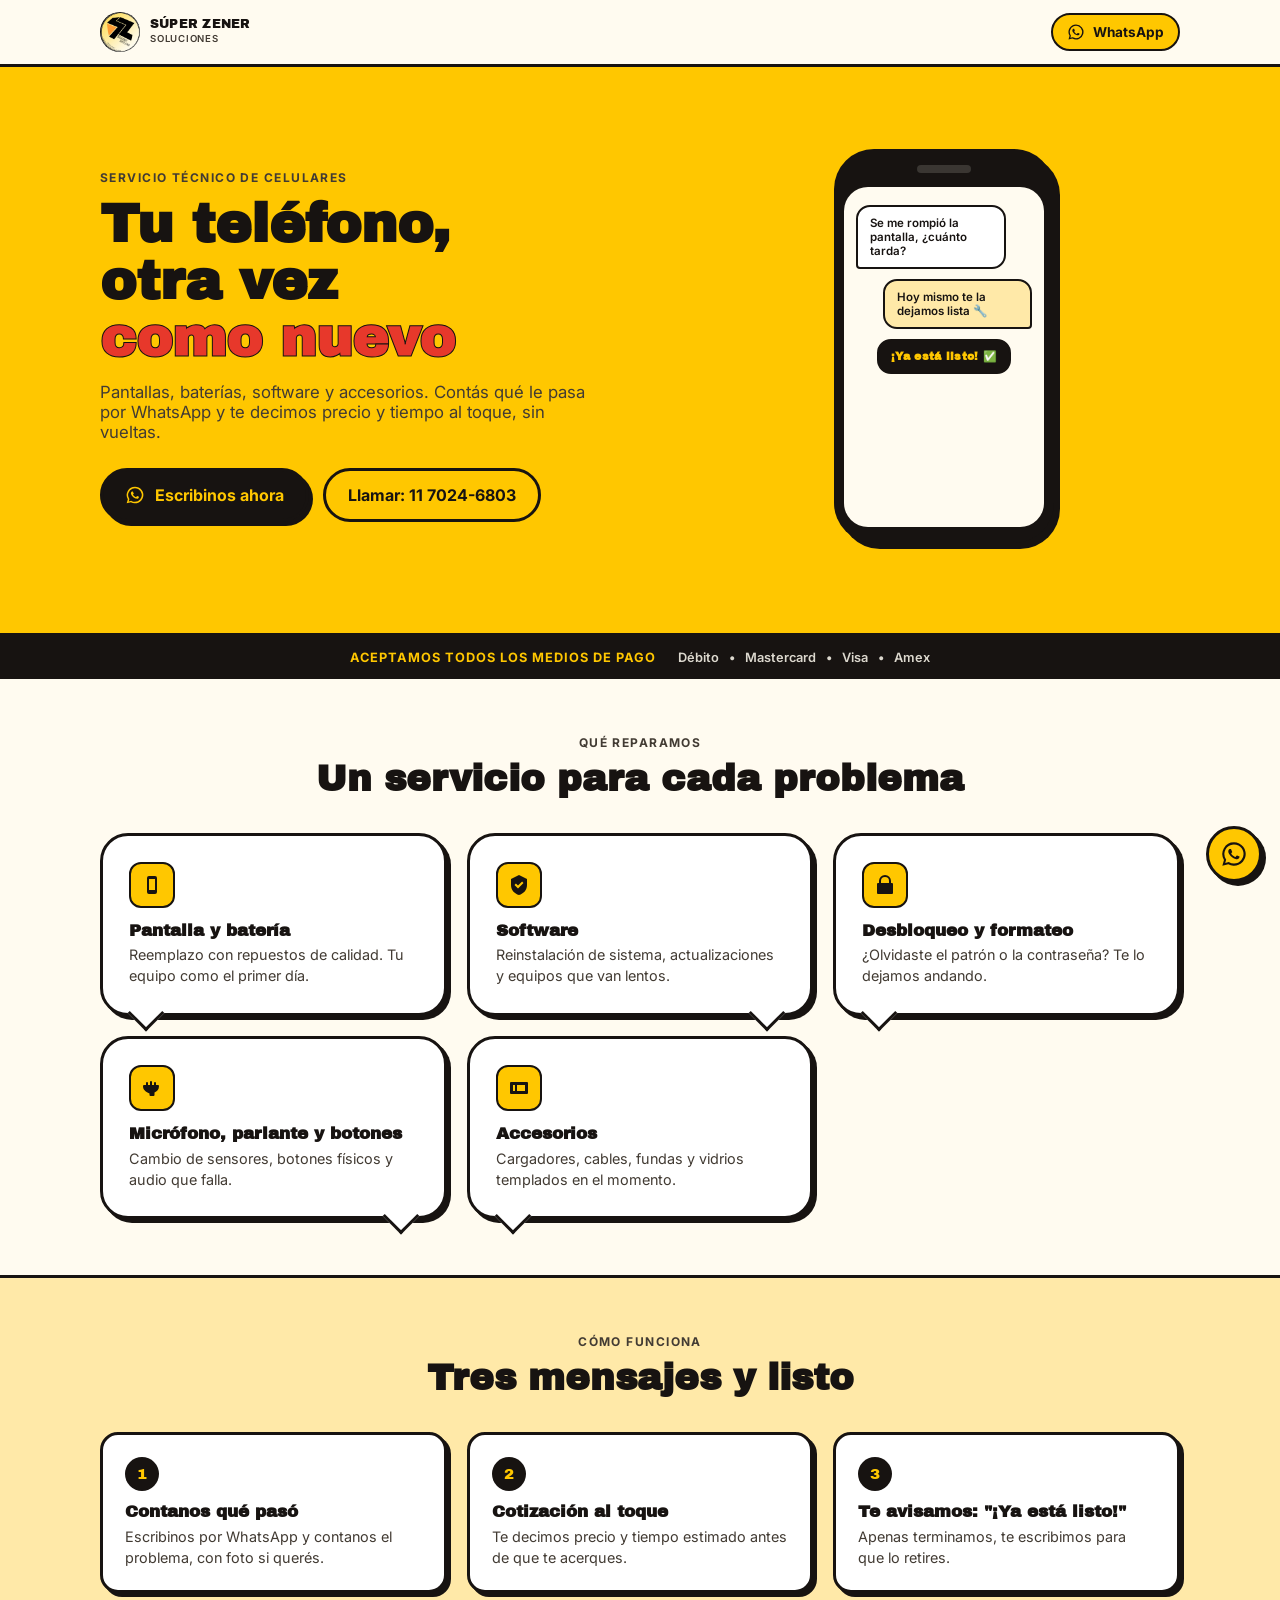
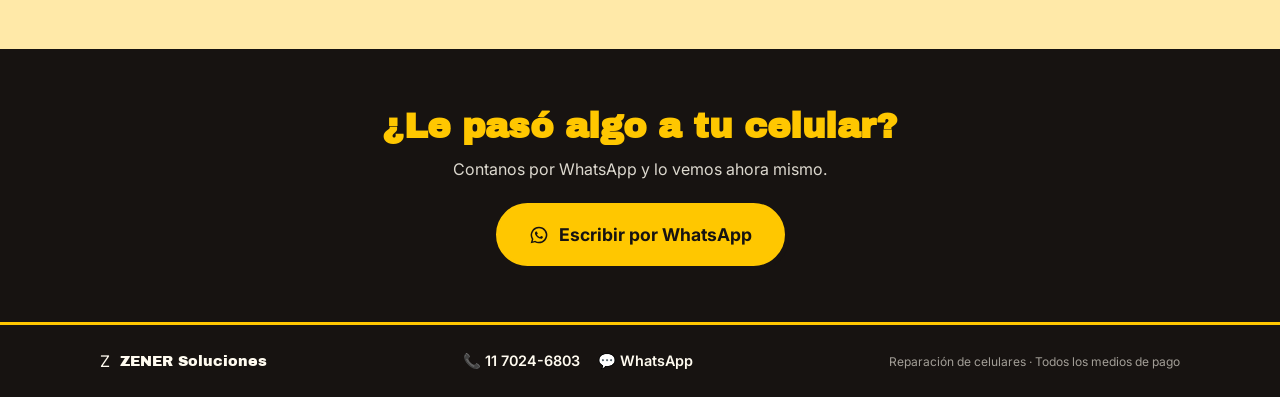
<file: index.html>
<!DOCTYPE html>
<html lang="es-AR">
<head>
<meta charset="UTF-8">
<meta name="viewport" content="width=device-width, initial-scale=1.0">
<!-- Configuración Básica y Viewport -->
<meta charset="UTF-8">
<meta name="viewport" content="width=device-width, initial-scale=1.0">
<title>Soluciones Súper Zener | Reparación de Celulares y Accesorios</title>
<meta name="description" content="Reparación técnica profesional de celulares, cambio de pantalla, batería, desbloqueo y accesorios (cargadores, fundas, vidrios). ¡Consultá por WhatsApp!">
<meta name="keywords" content="reparacion de celulares, cambio de pantalla, cambio de bateria, servicio tecnico celulares, accesorios de celular, fundas, vidrio templado, soluciones super zener">
<meta name="robots" content="index, follow">
<meta name="theme-color" content="#FFCC00">

<!-- Favicons -->
<link rel="icon" type="image/x-icon" href="images/favicon-32x32.png">
<link rel="icon" type="image/png" sizes="32x32" href="images/favicon-32x32.png">
<link rel="apple-touch-icon" sizes="180x180" href="images/apple-touch-icon.png">
<link rel="manifest" href="images/site.webmanifest">

<!-- Open Graph (Facebook, WhatsApp, LinkedIn, Telegram) -->
<meta property="og:type" content="website">
<meta property="og:url" content="https://elias7808.github.io/web-zener/">
<meta property="og:title" content="Soluciones Súper Zener | Reparación de Celulares y Accesorios">
<meta property="og:description" content="Servicio técnico especializado en celulares: pantallas, baterías, software, accesorios y más. ¡Ingresá y contactanos por WhatsApp!">
<meta property="og:image" content="https://elias7808.github.io/web-zener/images/logo_soluciones_super_zener.png">

<!-- Twitter Card -->
<meta name="twitter:card" content="summary_large_image">
<meta name="twitter:title" content="Soluciones Súper Zener | Servicio Técnico de Celulares">
<meta name="twitter:description" content="Reparación de celulares y venta de accesorios. Atención inmediata por WhatsApp.">
<meta name="twitter:image" content="https://elias7808.github.io/web-zener/images/logo_soluciones_super_zener.png">

<link rel="preconnect" href="https://fonts.googleapis.com">
<link rel="preconnect" href="https://fonts.gstatic.com" crossorigin>
<link href="https://fonts.googleapis.com/css2?family=Archivo+Black&family=Inter:wght@400;500;600;700;800&display=swap" rel="stylesheet">

<link rel="stylesheet" href="css/styles.css">

<script type="application/ld+json">
{
  "@context": "https://schema.org",
  "@type": "MobilePhoneRepairStore",
  "name": "Soluciones Súper Zener",
  "image": "https://elias7808.github.io/web-zener/images/logo_soluciones_super_zener.png",
  "telephone": "+541170246803",
  "description": "Reparación de pantallas, baterías, software, desbloqueo, formateo y venta de accesorios para celulares.",
  "paymentAccepted": "Efectivo, Tarjeta de Crédito, Tarjeta de Débito, Mercado Pago",
  "priceRange": "$"
}
</script>
</head>
<body>

<a class="skip-link" href="#main">Saltar al contenido</a>

<!-- HEADER -->
<header class="site-header">
  <div class="wrap header-inner">
    <a href="#top" class="logo">
      <img class="logo-img" src="images/logo.png" alt="Soluciones Súper Zener">
      <span class="logo-text">SÚPER ZENER<br><small>Soluciones</small></span>
    </a>
    <a class="header-cta" href="https://wa.me/5491170246803?text=Hola%2C%20quiero%20consultar%20por%20la%20reparaci%C3%B3n%20de%20mi%20celular"
       target="_blank" rel="noopener">
      <svg viewBox="0 0 24 24" aria-hidden="true"><path d="M12 2a10 10 0 0 0-8.6 15.1L2 22l5.1-1.3A10 10 0 1 0 12 2Zm0 18.2a8.2 8.2 0 0 1-4.2-1.1l-.3-.2-3 .8.8-2.9-.2-.3A8.2 8.2 0 1 1 12 20.2Zm4.5-6.1c-.2-.1-1.5-.7-1.7-.8-.2-.1-.4-.1-.6.1-.2.2-.7.8-.8 1-.2.2-.3.2-.5.1-.2-.1-1-.4-1.9-1.2-.7-.6-1.2-1.4-1.3-1.6-.1-.2 0-.4.1-.5.1-.1.2-.3.4-.4.1-.1.2-.2.2-.4.1-.2 0-.3 0-.4-.1-.1-.6-1.4-.8-1.9-.2-.5-.4-.4-.6-.4h-.5c-.2 0-.4.1-.6.3-.2.2-.8.8-.8 1.9 0 1.1.8 2.2.9 2.4.1.2 1.6 2.5 4 3.5.6.2 1 .4 1.3.5.6.2 1.1.2 1.5.1.5-.1 1.5-.6 1.7-1.2.2-.6.2-1.1.1-1.2-.1-.1-.2-.2-.4-.3Z"/></svg>
      <span>WhatsApp</span>
    </a>
  </div>
</header>

<main id="main">

  <!-- HERO -->
  <section class="hero" id="top">
    <div class="wrap hero-inner">
      <div class="hero-copy">
        <p class="eyebrow">Servicio técnico de celulares</p>
        <h1>Tu teléfono,<br>otra vez<br><span class="hl">como nuevo</span></h1>
        <p class="hero-sub">Pantallas, baterías, software y accesorios. Contás qué le pasa por WhatsApp y te decimos precio y tiempo al toque, sin vueltas.</p>
        <div class="hero-actions">
          <a class="btn btn-primary" href="https://wa.me/5491170246803?text=Hola%2C%20quiero%20consultar%20por%20la%20reparaci%C3%B3n%20de%20mi%20celular" target="_blank" rel="noopener">
            <svg viewBox="0 0 24 24" aria-hidden="true"><path d="M12 2a10 10 0 0 0-8.6 15.1L2 22l5.1-1.3A10 10 0 1 0 12 2Zm0 18.2a8.2 8.2 0 0 1-4.2-1.1l-.3-.2-3 .8.8-2.9-.2-.3A8.2 8.2 0 1 1 12 20.2Zm4.5-6.1c-.2-.1-1.5-.7-1.7-.8-.2-.1-.4-.1-.6.1-.2.2-.7.8-.8 1-.2.2-.3.2-.5.1-.2-.1-1-.4-1.9-1.2-.7-.6-1.2-1.4-1.3-1.6-.1-.2 0-.4.1-.5.1-.1.2-.3.4-.4.1-.1.2-.2.2-.4.1-.2 0-.3 0-.4-.1-.1-.6-1.4-.8-1.9-.2-.5-.4-.4-.6-.4h-.5c-.2 0-.4.1-.6.3-.2.2-.8.8-.8 1.9 0 1.1.8 2.2.9 2.4.1.2 1.6 2.5 4 3.5.6.2 1 .4 1.3.5.6.2 1.1.2 1.5.1.5-.1 1.5-.6 1.7-1.2.2-.6.2-1.1.1-1.2-.1-.1-.2-.2-.4-.3Z"/></svg>
            Escribinos ahora
          </a>
          <a class="btn btn-ghost" href="tel:+541170246803">Llamar: 11 7024-6803</a>
        </div>
      </div>

      <div class="hero-visual" aria-hidden="true">
        <div class="phone-mock">
          <div class="phone-notch"></div>
          <div class="phone-screen">
            <div class="bubble bubble-in">Se me rompió la pantalla, ¿cuánto tarda?</div>
            <div class="bubble bubble-out">Hoy mismo te la dejamos lista 🔧</div>
            <div class="bubble bubble-ready">¡Ya está listo! ✅</div>
          </div>
        </div>
      </div>
    </div>
  </section>

  <!-- MEDIOS DE PAGO -->
  <section class="payments">
    <div class="wrap payments-inner">
      <p>Aceptamos todos los medios de pago</p>
      <div class="payment-icons">
        <span>Débito</span><span>•</span>
        <span>Mastercard</span><span>•</span>
        <span>Visa</span><span>•</span>
        <span>Amex</span>
      </div>
    </div>
  </section>

  <!-- SERVICIOS -->
  <section class="services" id="servicios">
    <div class="wrap">
      <p class="eyebrow center">Qué reparamos</p>
      <h2 class="section-title center">Un servicio para cada problema</h2>

      <div class="bubble-grid">

        <article class="service-bubble tail-left">
          <span class="service-icon" aria-hidden="true">
            <svg viewBox="0 0 24 24"><path d="M9 3h6a2 2 0 0 1 2 2v14a2 2 0 0 1-2 2H9a2 2 0 0 1-2-2V5a2 2 0 0 1 2-2Zm0 3v11h6V6H9Zm3 12.5a1 1 0 1 1 0 2 1 1 0 0 1 0-2Z"/></svg>
          </span>
          <h3>Pantalla y batería</h3>
          <p>Reemplazo con repuestos de calidad. Tu equipo como el primer día.</p>
        </article>

        <article class="service-bubble tail-right">
          <span class="service-icon" aria-hidden="true">
            <svg viewBox="0 0 24 24"><path d="M12 2 4 6v6c0 5 3.4 8.7 8 10 4.6-1.3 8-5 8-10V6l-8-4Zm-1 13.4L7.5 12l1.4-1.4L11 12.6l4.1-4.1 1.4 1.4L11 15.4Z"/></svg>
          </span>
          <h3>Software</h3>
          <p>Reinstalación de sistema, actualizaciones y equipos que van lentos.</p>
        </article>

        <article class="service-bubble tail-left">
          <span class="service-icon" aria-hidden="true">
            <svg viewBox="0 0 24 24"><path d="M6 10V8a6 6 0 1 1 12 0v2h1a1 1 0 0 1 1 1v9a1 1 0 0 1-1 1H5a1 1 0 0 1-1-1v-9a1 1 0 0 1 1-1h1Zm2 0h8V8a4 4 0 0 0-8 0v2Z"/></svg>
          </span>
          <h3>Desbloqueo y formateo</h3>
          <p>¿Olvidaste el patrón o la contraseña? Te lo dejamos andando.</p>
        </article>

        <article class="service-bubble tail-right">
          <span class="service-icon" aria-hidden="true">
            <svg viewBox="0 0 24 24"><path d="M3 10a1 1 0 0 1 1-1h2V7a1 1 0 0 1 2 0v2h2V6a1 1 0 0 1 2 0v3h2V7a1 1 0 0 1 2 0v2h2a1 1 0 0 1 1 1c0 3.5-2.1 5.7-4.5 6.4V19a1 1 0 0 1-1 1h-3a1 1 0 0 1-1-1v-1.6C5.1 15.7 3 13.5 3 10Z"/></svg>
          </span>
          <h3>Micrófono, parlante y botones</h3>
          <p>Cambio de sensores, botones físicos y audio que falla.</p>
        </article>

        <article class="service-bubble tail-left">
          <span class="service-icon" aria-hidden="true">
            <svg viewBox="0 0 24 24"><path d="M4 6h16a1 1 0 0 1 1 1v10a1 1 0 0 1-1 1H4a1 1 0 0 1-1-1V7a1 1 0 0 1 1-1Zm2 3v6h2V9H6Zm4 0v6h8V9h-8Z"/></svg>
          </span>
          <h3>Accesorios</h3>
          <p>Cargadores, cables, fundas y vidrios templados en el momento.</p>
        </article>

      </div>
    </div>
  </section>

  <!-- COMO FUNCIONA -->
  <section class="steps" id="como-funciona">
    <div class="wrap">
      <p class="eyebrow center">Cómo funciona</p>
      <h2 class="section-title center">Tres mensajes y listo</h2>

      <ol class="step-list">
        <li class="step-bubble">
          <span class="step-num">1</span>
          <h3>Contanos qué pasó</h3>
          <p>Escribinos por WhatsApp y contanos el problema, con foto si querés.</p>
        </li>
        <li class="step-bubble">
          <span class="step-num">2</span>
          <h3>Cotización al toque</h3>
          <p>Te decimos precio y tiempo estimado antes de que te acerques.</p>
        </li>
        <li class="step-bubble">
          <span class="step-num">3</span>
          <h3>Te avisamos: "¡Ya está listo!"</h3>
          <p>Apenas terminamos, te escribimos para que lo retires.</p>
        </li>
      </ol>
    </div>
  </section>

  <!-- CTA FINAL -->
  <section class="final-cta">
    <div class="wrap final-cta-inner">
      <h2>¿Le pasó algo a tu celular?</h2>
      <p>Contanos por WhatsApp y lo vemos ahora mismo.</p>
      <a class="btn btn-primary btn-lg" href="https://wa.me/5491170246803?text=Hola%2C%20quiero%20consultar%20por%20la%20reparaci%C3%B3n%20de%20mi%20celular" target="_blank" rel="noopener">
        <svg viewBox="0 0 24 24" aria-hidden="true"><path d="M12 2a10 10 0 0 0-8.6 15.1L2 22l5.1-1.3A10 10 0 1 0 12 2Zm0 18.2a8.2 8.2 0 0 1-4.2-1.1l-.3-.2-3 .8.8-2.9-.2-.3A8.2 8.2 0 1 1 12 20.2Zm4.5-6.1c-.2-.1-1.5-.7-1.7-.8-.2-.1-.4-.1-.6.1-.2.2-.7.8-.8 1-.2.2-.3.2-.5.1-.2-.1-1-.4-1.9-1.2-.7-.6-1.2-1.4-1.3-1.6-.1-.2 0-.4.1-.5.1-.1.2-.3.4-.4.1-.1.2-.2.2-.4.1-.2 0-.3 0-.4-.1-.1-.6-1.4-.8-1.9-.2-.5-.4-.4-.6-.4h-.5c-.2 0-.4.1-.6.3-.2.2-.8.8-.8 1.9 0 1.1.8 2.2.9 2.4.1.2 1.6 2.5 4 3.5.6.2 1 .4 1.3.5.6.2 1.1.2 1.5.1.5-.1 1.5-.6 1.7-1.2.2-.6.2-1.1.1-1.2-.1-.1-.2-.2-.4-.3Z"/></svg>
        Escribir por WhatsApp
      </a>
    </div>
  </section>

</main>

<!-- FOOTER -->
<footer class="site-footer">
  <div class="wrap footer-inner">
    <div class="footer-brand">
      <span class="logo-mark logo-mark-inv">Z</span>
      <span class="logo-text-inv">ZENER Soluciones</span>
    </div>
    <div class="footer-contact">
      <a href="tel:+541170246803">📞 11 7024-6803</a>
      <a href="https://wa.me/5491170246803" target="_blank" rel="noopener">💬 WhatsApp</a>
    </div>
    <p class="footer-note">Reparación de celulares · Todos los medios de pago</p>
  </div>
</footer>

<a class="wa-float" href="https://wa.me/541170246803?text=Hola%20Soluciones%20S%C3%BAper%20Zener!%20Quiero%20consultar%20por%20una%20reparaci%C3%B3n/accesorio." target="_blank" rel="noopener" aria-label="Escribir por WhatsApp">
  <svg viewBox="0 0 24 24" aria-hidden="true"><path d="M12 2a10 10 0 0 0-8.6 15.1L2 22l5.1-1.3A10 10 0 1 0 12 2Zm0 18.2a8.2 8.2 0 0 1-4.2-1.1l-.3-.2-3 .8.8-2.9-.2-.3A8.2 8.2 0 1 1 12 20.2Zm4.5-6.1c-.2-.1-1.5-.7-1.7-.8-.2-.1-.4-.1-.6.1-.2.2-.7.8-.8 1-.2.2-.3.2-.5.1-.2-.1-1-.4-1.9-1.2-.7-.6-1.2-1.4-1.3-1.6-.1-.2 0-.4.1-.5.1-.1.2-.3.4-.4.1-.1.2-.2.2-.4.1-.2 0-.3 0-.4-.1-.1-.6-1.4-.8-1.9-.2-.5-.4-.4-.6-.4h-.5c-.2 0-.4.1-.6.3-.2.2-.8.8-.8 1.9 0 1.1.8 2.2.9 2.4.1.2 1.6 2.5 4 3.5.6.2 1 .4 1.3.5.6.2 1.1.2 1.5.1.5-.1 1.5-.6 1.7-1.2.2-.6.2-1.1.1-1.2-.1-.1-.2-.2-.4-.3Z"/></svg>
</a>

<script src="js/script.js"></script>
</body>
</html>
</file>
<file: css/styles.css>
/* ============================
   TOKENS
============================ */
:root{
  --yellow: #FFC700;
  --yellow-deep: #F2B705;
  --yellow-soft: #FFE9A8;
  --ink: #171311;
  --ink-soft: #423B33;
  --paper: #FFFBF0;
  --white: #FFFFFF;
  --red: #E7382B;

  --font-display: "Archivo Black", "Arial Black", sans-serif;
  --font-body: "Inter", system-ui, sans-serif;

  --radius-lg: 28px;
  --radius-md: 18px;
  --wrap: 1120px;

  --shadow-hard: 6px 6px 0 var(--ink);
  --shadow-hard-sm: 4px 4px 0 var(--ink);
}

*, *::before, *::after{ box-sizing: border-box; }
html{ scroll-behavior: smooth; }
body{
  margin: 0;
  font-family: var(--font-body);
  color: var(--ink);
  background: var(--paper);
  -webkit-font-smoothing: antialiased;
}
img, svg{ display:block; max-width:100%; }
a{ color: inherit; text-decoration: none; }
ul, ol{ margin:0; padding:0; list-style:none; }
h1,h2,h3{ font-family: var(--font-display); line-height: 1.05; margin:0; }
p{ margin:0; }

.wrap{
  max-width: var(--wrap);
  margin: 0 auto;
  padding: 0 20px;
}

.skip-link{
  position:absolute; left:-999px; top:0;
  background:var(--ink); color:var(--white); padding:10px 16px; z-index:100;
}
.skip-link:focus{ left:12px; top:12px; }

:focus-visible{ outline: 3px solid var(--red); outline-offset: 2px; }

@media (prefers-reduced-motion: reduce){
  *{ animation-duration: 0.01ms !important; transition-duration: 0.01ms !important; scroll-behavior:auto !important; }
}

/* ============================
   BUTTONS
============================ */
.btn{
  display:inline-flex; align-items:center; justify-content:center; gap:10px;
  font-family: var(--font-body); font-weight:700; font-size: 1rem;
  padding: 14px 22px;
  border-radius: 999px;
  border: 3px solid var(--ink);
  transition: transform .15s ease, box-shadow .15s ease;
  white-space: nowrap;
}
.btn svg{ width:20px; height:20px; fill: currentColor; flex-shrink:0; }
.btn-primary{
  background: var(--ink); color: var(--yellow);
  box-shadow: var(--shadow-hard-sm);
}
.btn-primary:hover{ transform: translate(-2px,-2px); box-shadow: 6px 6px 0 var(--ink); }
.btn-ghost{
  background: transparent; color: var(--ink);
}
.btn-ghost:hover{ background: var(--ink); color: var(--yellow); }
.btn-lg{ padding: 18px 30px; font-size: 1.1rem; }

/* ============================
   HEADER
============================ */
.site-header{
  position: sticky; top:0; z-index:50;
  background: var(--paper);
  border-bottom: 3px solid var(--ink);
}
.header-inner{
  display:flex; align-items:center; justify-content:space-between;
  padding-top: 12px; padding-bottom: 12px;
}
.logo{ display:flex; align-items:center; gap:10px; }
.logo-img{
  width:40px; height:40px; border-radius:50%;
  object-fit:contain; flex-shrink:0;
}
.logo-text{ font-family: var(--font-display); font-size:.78rem; line-height:1.1; letter-spacing:.02em; }
.logo-text small{ font-family: var(--font-body); font-weight:600; font-size:.6rem; letter-spacing:.08em; text-transform:uppercase; color: var(--ink-soft); }

.header-cta{
  display:inline-flex; align-items:center; gap:8px;
  background: var(--yellow); border: 2.5px solid var(--ink);
  border-radius: 999px; padding: 8px 14px;
  font-weight:700; font-size:.85rem;
}
.header-cta svg{ width:18px; height:18px; fill: var(--ink); }

/* ============================
   HERO
============================ */
.hero{
  background: var(--yellow);
  border-bottom: 3px solid var(--ink);
  overflow: hidden;
  position: relative;
}
.hero-inner{
  padding: 44px 20px 40px;
  display: grid;
  gap: 32px;
}
.eyebrow{
  font-weight:700; text-transform:uppercase; letter-spacing:.12em;
  font-size:.75rem; color: var(--ink-soft); margin-bottom:10px;
}
.eyebrow.center{ text-align:center; }
h1{ font-size: clamp(2.1rem, 8vw, 3rem); }
h1 .hl{ color: var(--red); -webkit-text-stroke: 1px var(--ink); }
.hero-sub{
  margin-top:16px; font-size:1.05rem; color: var(--ink-soft); max-width: 46ch;
}
.hero-actions{
  margin-top:26px; display:flex; flex-wrap:wrap; gap:14px;
}

/* phone mock */
.hero-visual{ display:flex; justify-content:center; padding: 10px 0; }
.phone-mock{
  width: 190px; background: var(--ink); border-radius: 40px;
  padding: 16px 10px; box-shadow: var(--shadow-hard);
  animation: phone-float 5s ease-in-out infinite;
  transform-origin: 50% 85%;
}
.phone-notch{
  width: 54px; height:8px; background: var(--paper); opacity:.15;
  border-radius: 6px; margin: 0 auto 14px;
}
.phone-screen{
  background: var(--paper); border-radius: 24px; min-height: 340px;
  padding: 18px 12px; display:flex; flex-direction:column; gap:10px;
}

@keyframes phone-float{
  0%   { transform: rotate(-4deg) translateY(0); }
  50%  { transform: rotate(-1deg) translateY(-14px); }
  100% { transform: rotate(-4deg) translateY(0); }
}

@media (prefers-reduced-motion: reduce){
  .phone-mock{ animation: none; transform: rotate(-3deg); }
}
.bubble{
  font-size:.72rem; font-weight:600; padding:9px 12px; border-radius: 14px;
  max-width: 85%; border: 2px solid var(--ink);
}
.bubble-in{ align-self:flex-start; background: var(--white); border-bottom-left-radius:4px; }
.bubble-out{ align-self:flex-end; background: var(--yellow-soft); border-bottom-right-radius:4px; }
.bubble-ready{
  align-self:center; background: var(--ink); color: var(--yellow);
  border-color: var(--ink); font-family: var(--font-display); font-size:.68rem;
  letter-spacing:.03em;
}

/* ============================
   PAYMENTS STRIP
============================ */
.payments{ background: var(--ink); color: var(--paper); }
.payments-inner{
  padding: 14px 20px; display:flex; flex-direction:column; align-items:center; gap:8px;
  text-align:center; font-size:.8rem;
}
.payments-inner p{ font-weight:700; text-transform:uppercase; letter-spacing:.08em; color: var(--yellow); }
.payment-icons{ display:flex; gap:10px; flex-wrap:wrap; justify-content:center; color: var(--paper); opacity:.85; font-weight:600; }

/* ============================
   SERVICES
============================ */
.services{ padding: 56px 0; }
.section-title{ font-size: clamp(1.6rem, 5vw, 2.3rem); margin-top:4px; }
.section-title.center{ text-align:center; }
.services .eyebrow, .services .section-title{ text-align:center; }
.services .section-title{ margin-bottom: 34px; }

.bubble-grid{
  display:grid; gap: 20px;
}
.service-bubble{
  background: var(--white);
  border: 3px solid var(--ink);
  border-radius: var(--radius-lg);
  padding: 22px;
  position: relative;
  box-shadow: var(--shadow-hard-sm);
}
.service-bubble::after{
  content:"";
  position:absolute; bottom:-13px;
  width: 26px; height: 26px;
  background: var(--white);
  border-right: 3px solid var(--ink);
  border-bottom: 3px solid var(--ink);
  transform: rotate(45deg);
}
.tail-left::after{ left: 30px; }
.tail-right::after{ right: 30px; }

.service-icon{
  display:inline-grid; place-items:center;
  width:46px; height:46px; border-radius: 12px;
  background: var(--yellow); border: 2.5px solid var(--ink);
  margin-bottom: 14px;
}
.service-icon svg{ width:24px; height:24px; fill: var(--ink); }
.service-bubble h3{ font-size:1.05rem; margin-bottom:6px; }
.service-bubble p{ color: var(--ink-soft); font-size:.9rem; line-height:1.45; }

/* ============================
   STEPS
============================ */
.steps{ padding: 56px 0; background: var(--yellow-soft); border-top:3px solid var(--ink); border-bottom:3px solid var(--ink); }
.steps .eyebrow, .steps .section-title{ text-align:center; }
.steps .section-title{ margin-bottom: 34px; }

.step-list{ display:grid; gap:20px; counter-reset: step; }
.step-bubble{
  background: var(--white); border:3px solid var(--ink); border-radius: var(--radius-md);
  padding: 22px; box-shadow: var(--shadow-hard-sm);
}
.step-num{
  display:inline-grid; place-items:center;
  width:34px; height:34px; border-radius:50%;
  background: var(--ink); color: var(--yellow);
  font-family: var(--font-display); font-size:.95rem;
  margin-bottom: 12px;
}
.step-bubble h3{ font-size:1.05rem; margin-bottom:6px; }
.step-bubble p{ color: var(--ink-soft); font-size:.9rem; line-height:1.45; }

/* ============================
   FINAL CTA
============================ */
.final-cta{ background: var(--ink); color: var(--paper); padding: 56px 0; }
.final-cta-inner{ text-align:center; display:flex; flex-direction:column; align-items:center; gap:14px; }
.final-cta h2{ color: var(--yellow); font-size: clamp(1.6rem, 6vw, 2.2rem); }
.final-cta p{ color: var(--paper); opacity:.85; max-width: 40ch; }
.final-cta .btn-primary{ background: var(--yellow); color: var(--ink); border-color: var(--yellow); margin-top:10px; }
.final-cta .btn-primary:hover{ box-shadow: 6px 6px 0 var(--yellow-deep); }

/* ============================
   FOOTER
============================ */
.site-footer{ background: var(--ink); color: var(--paper); border-top: 3px solid var(--yellow); }
.footer-inner{
  padding: 26px 20px; display:flex; flex-direction:column; gap:14px; align-items:center; text-align:center;
}
.footer-brand{ display:flex; align-items:center; gap:10px; }
.footer-brand .logo-img{ width:44px; height:44px; }
.logo-text-inv{ font-family: var(--font-display); font-size:.9rem; }
.footer-contact{ display:flex; gap:18px; flex-wrap:wrap; justify-content:center; font-weight:600; font-size:.9rem; }
.footer-note{ font-size:.75rem; opacity:.6; }

/* ============================
   WHATSAPP FLOATING BUTTON
============================ */
.wa-float{
  position: fixed; right:18px; bottom:18px; z-index:60;
  width:56px; height:56px; border-radius:50%;
  background: var(--yellow); border:3px solid var(--ink);
  display:grid; place-items:center;
  box-shadow: var(--shadow-hard-sm);
  transition: transform .15s ease;
}
.wa-float svg{ width:28px; height:28px; fill: var(--ink); }
.wa-float:hover{ transform: scale(1.08); }

/* ============================
   DESKTOP
============================ */
@media (min-width: 768px){
  .hero-inner{
    grid-template-columns: 1.1fr .9fr;
    align-items:center;
    padding: 72px 20px 80px;
  }
  .hero-actions{ flex-wrap:nowrap; }
  .phone-mock{ width: 220px; }

  .payments-inner{ flex-direction:row; justify-content:center; gap:22px; text-align:left; }

  .bubble-grid{ grid-template-columns: repeat(3, 1fr); }
  .service-bubble:nth-child(4){ grid-column: span 1; }

  .step-list{ grid-template-columns: repeat(3, 1fr); }

  .footer-inner{ flex-direction:row; justify-content:space-between; text-align:left; }
}

@media (min-width: 1024px){
  h1{ font-size: 3.4rem; }
  .service-bubble{ padding: 26px; }
}
</file>
